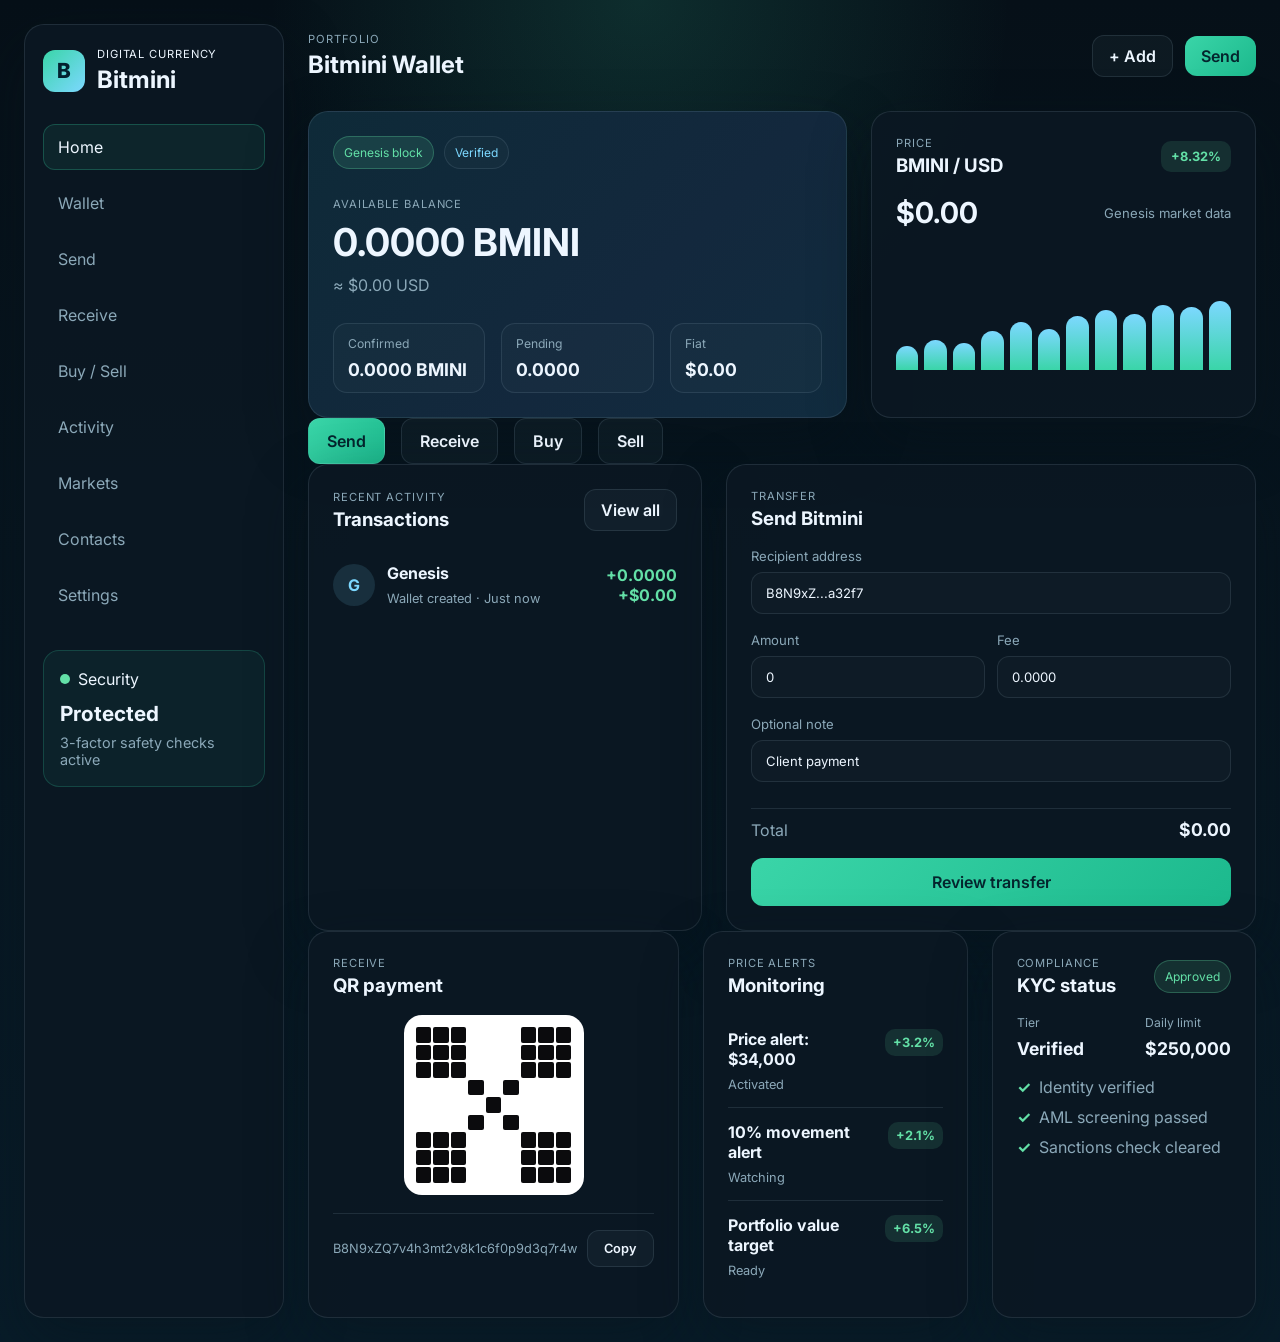
<file: index.html>
<!DOCTYPE html>
<html lang="en">
  <head>
    <meta charset="UTF-8" />
    <meta name="viewport" content="width=device-width, initial-scale=1.0" />
    <meta
      name="description"
      content="Bitmini wallet and payment web app MVP for mobile-first crypto management."
    />
    <title>Bitmini | Wallet</title>
    <link rel="preconnect" href="https://fonts.googleapis.com" />
    <link rel="preconnect" href="https://fonts.gstatic.com" crossorigin />
    <link
      href="https://fonts.googleapis.com/css2?family=Inter:wght@400;500;600;700;800&display=swap"
      rel="stylesheet"
    />
    <link rel="stylesheet" href="styles.css" />
  </head>
  <body>
    <div class="app-shell">
      <aside class="sidebar">
        <div class="brand-row">
          <div class="logo-mark">B</div>
          <div>
            <p class="eyebrow">Digital currency</p>
            <h1>Bitmini</h1>
          </div>
        </div>

        <nav class="nav" aria-label="Main navigation">
          <button class="nav-item active" data-view="home">Home</button>
          <button class="nav-item" data-view="wallet">Wallet</button>
          <button class="nav-item" data-view="send">Send</button>
          <button class="nav-item" data-view="receive">Receive</button>
          <button class="nav-item" data-view="buy-sell">Buy / Sell</button>
          <button class="nav-item" data-view="activity">Activity</button>
          <button class="nav-item" data-view="markets">Markets</button>
          <button class="nav-item" data-view="contacts">Contacts</button>
          <button class="nav-item" data-view="settings">Settings</button>
        </nav>

        <div class="security-card">
          <div class="card-head">
            <span class="status-dot success"></span>
            <span>Security</span>
          </div>
          <strong>Protected</strong>
          <p>3-factor safety checks active</p>
        </div>
      </aside>

      <main class="main-panel">
        <header class="topbar">
          <div>
            <p class="eyebrow muted">Portfolio</p>
            <h2 id="pageTitle">Bitmini Wallet</h2>
          </div>
          <div class="top-actions">
            <button class="ghost-button" id="addWallet">+ Add</button>
            <button class="primary-button" id="headerSend">Send</button>
          </div>
        </header>

        <div id="appView"></div>
      </main>
    </div>

    <script src="app.js"></script>
  </body>
</html>
</file>
<file: styles.css>
:root {
  --bg: #07131d;
  --bg-soft: #0d1f2d;
  --panel: rgba(17, 32, 45, 0.9);
  --panel-strong: #152e40;
  --card: linear-gradient(135deg, #0e2a38, #13283d 60%, #112c3f);
  --text: #edf6ff;
  --muted: #8ba8b8;
  --line: rgba(167, 196, 216, 0.13);
  --primary: #3ad5a8;
  --primary-strong: #1cb98d;
  --secondary: #7cd8ff;
  --warning: #f7bf5f;
  --danger: #ff6969;
  --success: #63e0a7;
  --shadow: 0 24px 60px rgba(6, 18, 27, 0.42);
}

* { box-sizing: border-box; }

html, body {
  margin: 0;
  min-height: 100%;
  font-family: "Inter", sans-serif;
  background:
    radial-gradient(circle at top, rgba(58, 213, 168, 0.15), transparent 25%),
    linear-gradient(180deg, #061018 0%, #081c29 100%);
  color: var(--text);
}

button, input {
  font: inherit;
}

body {
  min-height: 100vh;
  padding: 24px;
}

button {
  border: none;
  cursor: pointer;
}

.app-shell {
  max-width: 1440px;
  margin: 0 auto;
  display: grid;
  grid-template-columns: 260px minmax(0, 1fr);
  gap: 24px;
}

.sidebar,
.panel,
.hero-card {
  background: rgba(12, 24, 35, 0.9);
  border: 1px solid var(--line);
  border-radius: 20px;
  box-shadow: var(--shadow);
}

.sidebar {
  padding: 22px 18px;
}

.brand-row {
  display: flex;
  align-items: center;
  gap: 12px;
  margin-bottom: 30px;
}

.logo-mark {
  width: 42px;
  height: 42px;
  border-radius: 12px;
  display: grid;
  place-items: center;
  background: linear-gradient(135deg, var(--primary), var(--secondary));
  color: #02212f;
  font-weight: 800;
  font-size: 1.3rem;
}

.eyebrow {
  margin: 0 0 4px;
  font-size: 0.7rem;
  letter-spacing: 0.08em;
  text-transform: uppercase;
}

.eyebrow.muted,
.muted {
  color: var(--muted);
}

h1, h2, h3, p {
  margin: 0;
}

.nav {
  display: flex;
  flex-direction: column;
  gap: 10px;
}

.nav-item {
  width: 100%;
  text-align: left;
  padding: 12px 14px;
  border-radius: 12px;
  background: transparent;
  color: var(--muted);
  border: 1px solid transparent;
  transition: 0.2s ease;
}

.nav-item:hover,
.nav-item.active {
  background: rgba(58, 213, 168, 0.08);
  border-color: rgba(58, 213, 168, 0.25);
  color: var(--text);
}

.security-card {
  margin-top: 32px;
  padding: 18px 16px;
  border-radius: 16px;
  background: rgba(58, 213, 168, 0.06);
  border: 1px solid rgba(58, 213, 168, 0.2);
}

.card-head {
  display: flex;
  align-items: center;
  gap: 8px;
  margin-bottom: 12px;
  color: var(--text);
}

.status-dot {
  width: 10px;
  height: 10px;
  border-radius: 50%;
  display: inline-block;
}

.status-dot.success { background: var(--success); }

.security-card strong {
  display: block;
  margin-bottom: 8px;
  font-size: 1.3rem;
}

.security-card p {
  color: var(--muted);
  font-size: 0.9rem;
}

.main-panel {
  display: flex;
  flex-direction: column;
  gap: 24px;
}

.topbar,
.panel-header,
.pill-row,
.quick-actions,
.top-actions,
.mini-metrics,
.kyc-detail,
.address-row,
.totals,
.price-row,
.inline-actions,
.wallet-summary-grid,
.market-grid,
.receive-layout,
.settings-list {
  display: flex;
  align-items: center;
  justify-content: space-between;
}

.topbar {
  padding: 8px 0;
}

.top-actions {
  gap: 12px;
}

.primary-button,
.ghost-button,
.action-button,
.small-button,
.text-button {
  border-radius: 12px;
  padding: 10px 16px;
  font-weight: 600;
}

.primary-button,
.action-button.primary {
  background: linear-gradient(135deg, var(--primary), var(--primary-strong));
  color: #04252d;
}

.ghost-button,
.small-button,
.text-button {
  background: rgba(138, 167, 183, 0.06);
  color: var(--text);
  border: 1px solid var(--line);
}

.action-button {
  background: rgba(138, 167, 183, 0.05);
  color: var(--text);
  border: 1px solid var(--line);
  padding: 12px 18px;
}

.overview-grid,
.content-grid,
.bottom-grid,
.market-grid,
.settings-grid,
.stacked-section {
  display: grid;
  gap: 24px;
}

.overview-grid {
  grid-template-columns: 1.4fr 1fr;
}

.content-grid {
  grid-template-columns: 1.55fr 1fr;
}

.bottom-grid {
  grid-template-columns: 1fr 1fr 1fr;
}

.market-grid {
  grid-template-columns: repeat(2, minmax(0, 1fr));
}

.settings-grid {
  grid-template-columns: repeat(2, minmax(0, 1fr));
}

.stacked-section {
  grid-template-columns: 1fr;
}

.hero-card,
.panel {
  padding: 24px;
}

.wallet-card {
  background: var(--card);
  min-height: 260px;
}

.pill-row {
  justify-content: flex-start;
  gap: 10px;
  margin-bottom: 28px;
}

.status-pill {
  display: inline-flex;
  align-items: center;
  padding: 8px 10px;
  border-radius: 999px;
  font-size: 0.75rem;
  border: 1px solid var(--line);
  background: rgba(255, 255, 255, 0.02);
}

.status-pill.success {
  background: rgba(99, 224, 167, 0.12);
  border-color: rgba(99, 224, 167, 0.28);
  color: var(--success);
}

.status-pill.neutral {
  color: var(--secondary);
}

.balance-block {
  margin-bottom: 28px;
}

.balance-block h3 {
  font-size: clamp(2.4rem, 3vw, 3.3rem);
  margin: 8px 0 10px;
}

.fiat-value {
  color: var(--muted);
  font-size: 1rem;
}

.mini-metrics {
  gap: 16px;
}

.mini-metrics div {
  flex: 1;
  background: rgba(255, 255, 255, 0.02);
  border: 1px solid var(--line);
  border-radius: 14px;
  padding: 12px 14px;
}

.mini-metrics span,
.kyc-detail label,
.wallet-summary-grid label,
.market-card label {
  display: block;
  color: var(--muted);
  font-size: 0.76rem;
  margin-bottom: 8px;
}

.mini-metrics strong,
.kyc-detail strong,
.wallet-summary-grid strong,
.market-card strong {
  font-size: 1.1rem;
}

.price-card {
  min-height: 260px;
}

.panel-header {
  margin-bottom: 18px;
}

.delta {
  padding: 8px 10px;
  border-radius: 10px;
  font-size: 0.8rem;
  font-weight: 700;
}

.delta.positive {
  background: rgba(99, 224, 167, 0.12);
  color: var(--success);
}

.price-row {
  margin-bottom: 20px;
  gap: 8px;
}

.price-row strong {
  font-size: clamp(1.8rem, 2vw, 2.4rem);
}

.price-row span {
  color: var(--muted);
  font-size: 0.82rem;
}

.price-row.big {
  margin-bottom: 12px;
}

.sparkline {
  display: grid;
  grid-template-columns: repeat(12, minmax(0, 1fr));
  align-items: end;
  gap: 6px;
  height: 120px;
  padding-top: 12px;
}

.sparkline.large {
  height: 180px;
}

.sparkline span {
  display: block;
  border-radius: 999px 999px 0 0;
  background: linear-gradient(180deg, var(--secondary), var(--primary));
}

.quick-actions {
  justify-content: flex-start;
  gap: 16px;
  flex-wrap: wrap;
}

.transaction-list,
.alert-list,
.check-list,
.settings-list {
  list-style: none;
  padding: 0;
  margin: 0;
}

.transaction-item,
.alert-item,
.contact-item,
.settings-list li {
  display: flex;
  align-items: center;
  justify-content: space-between;
  gap: 16px;
  padding: 14px 0;
  border-bottom: 1px solid var(--line);
}

.transaction-item:last-child,
.alert-item:last-child,
.contact-item:last-child,
.settings-list li:last-child {
  border-bottom: none;
}

.tx-info {
  display: flex;
  align-items: center;
  gap: 12px;
}

.tx-icon {
  width: 42px;
  height: 42px;
  border-radius: 50%;
  display: grid;
  place-items: center;
  font-weight: 700;
  background: rgba(124, 216, 255, 0.12);
  color: var(--secondary);
}

.tx-meta strong {
  display: block;
  margin-bottom: 4px;
}

.tx-meta span,
.alert-item span,
.contact-item span,
.settings-list span,
.market-card span {
  color: var(--muted);
  font-size: 0.8rem;
}

.tx-value {
  text-align: right;
  font-weight: 700;
}

.tx-value.positive { color: var(--success); }
.tx-value.negative { color: var(--warning); }

.send-form {
  display: flex;
  flex-direction: column;
  gap: 18px;
}

.send-form label,
.receive-info label {
  display: flex;
  flex-direction: column;
  gap: 8px;
  color: var(--muted);
  font-size: 0.82rem;
}

.send-form input,
.receive-info input {
  background: rgba(255, 255, 255, 0.02);
  border: 1px solid var(--line);
  border-radius: 12px;
  color: var(--text);
  padding: 12px 14px;
}

.split-row {
  display: grid;
  grid-template-columns: 1fr 1fr;
  gap: 12px;
}

.totals {
  margin-top: 8px;
  padding-top: 10px;
  border-top: 1px solid var(--line);
  color: var(--muted);
}

.totals strong {
  color: var(--text);
  font-size: 1.1rem;
}

.full-width {
  width: 100%;
  padding: 14px 16px;
}

.qr-card {
  display: grid;
  place-items: center;
  margin-bottom: 18px;
}

.qr-code {
  width: 180px;
  height: 180px;
  display: grid;
  grid-template-columns: repeat(9, 1fr);
  gap: 2px;
  padding: 12px;
  background: white;
  border-radius: 18px;
}

.large-qr {
  width: 200px;
  height: 200px;
}

.qr-code span {
  display: block;
  width: 100%;
  height: 100%;
  background: transparent;
  border-radius: 2px;
}

.qr-code span.dark {
  background: #0b0b0d;
}

.address-row,
.inline-actions,
.address-box {
  display: flex;
  align-items: center;
  justify-content: space-between;
  gap: 10px;
}

.address-row {
  color: var(--muted);
  font-size: 0.8rem;
  padding-top: 16px;
  border-top: 1px solid var(--line);
}

.address-row span,
.address-box {
  overflow: hidden;
  text-overflow: ellipsis;
  white-space: nowrap;
}

.address-box {
  padding: 12px 14px;
  border-radius: 12px;
  border: 1px solid var(--line);
  background: rgba(255, 255, 255, 0.02);
  color: var(--text);
  margin-bottom: 12px;
}

.alert-item {
  align-items: flex-start;
}

.alert-item strong {
  display: block;
  margin-bottom: 4px;
}

.alert-item .delta {
  padding: 6px 8px;
}

.kyc-detail {
  gap: 10px;
  margin: 16px 0 18px;
}

.check-list {
  display: flex;
  flex-direction: column;
  gap: 10px;
  color: var(--muted);
}

.check-list li {
  position: relative;
  padding-left: 22px;
}

.check-list li::before {
  content: "✓";
  position: absolute;
  left: 0;
  color: var(--success);
  font-weight: 700;
}

.wallet-summary-grid {
  gap: 16px;
  align-items: stretch;
}

.wallet-summary-grid div,
.market-card {
  flex: 1;
  background: rgba(255, 255, 255, 0.02);
  border: 1px solid var(--line);
  border-radius: 14px;
  padding: 18px;
}

.market-card {
  display: flex;
  flex-direction: column;
  gap: 10px;
}

.market-card-wide {
  min-height: 250px;
}

.receive-layout {
  gap: 20px;
  align-items: center;
}

.receive-info {
  flex: 1;
  display: flex;
  flex-direction: column;
  gap: 14px;
}

.contact-item {
  padding: 16px 0;
}

.contact-item strong {
  display: block;
  margin-bottom: 4px;
}

.settings-list {
  display: flex;
  flex-direction: column;
}

.empty-state {
  padding: 18px 0;
  color: var(--muted);
  text-align: center;
}

@media (max-width: 1040px) {
  .app-shell {
    grid-template-columns: 1fr;
  }

  .sidebar {
    order: 2;
  }

  .main-panel {
    order: 1;
  }
}

@media (max-width: 700px) {
  body {
    padding: 16px;
  }

  .overview-grid,
  .content-grid,
  .bottom-grid,
  .market-grid,
  .settings-grid,
  .receive-layout {
    grid-template-columns: 1fr;
    flex-direction: column;
  }

  .split-row,
  .wallet-summary-grid,
  .market-grid {
    grid-template-columns: 1fr;
    display: grid;
  }

  .topbar,
  .panel-header,
  .top-actions,
  .address-row,
  .price-row,
  .kyc-detail,
  .inline-actions,
  .wallet-summary-grid,
  .receive-layout {
    flex-direction: column;
    align-items: flex-start;
  }

  .top-actions {
    width: 100%;
  }

  .top-actions button,
  .action-button {
    width: 100%;
  }
}
</file>
